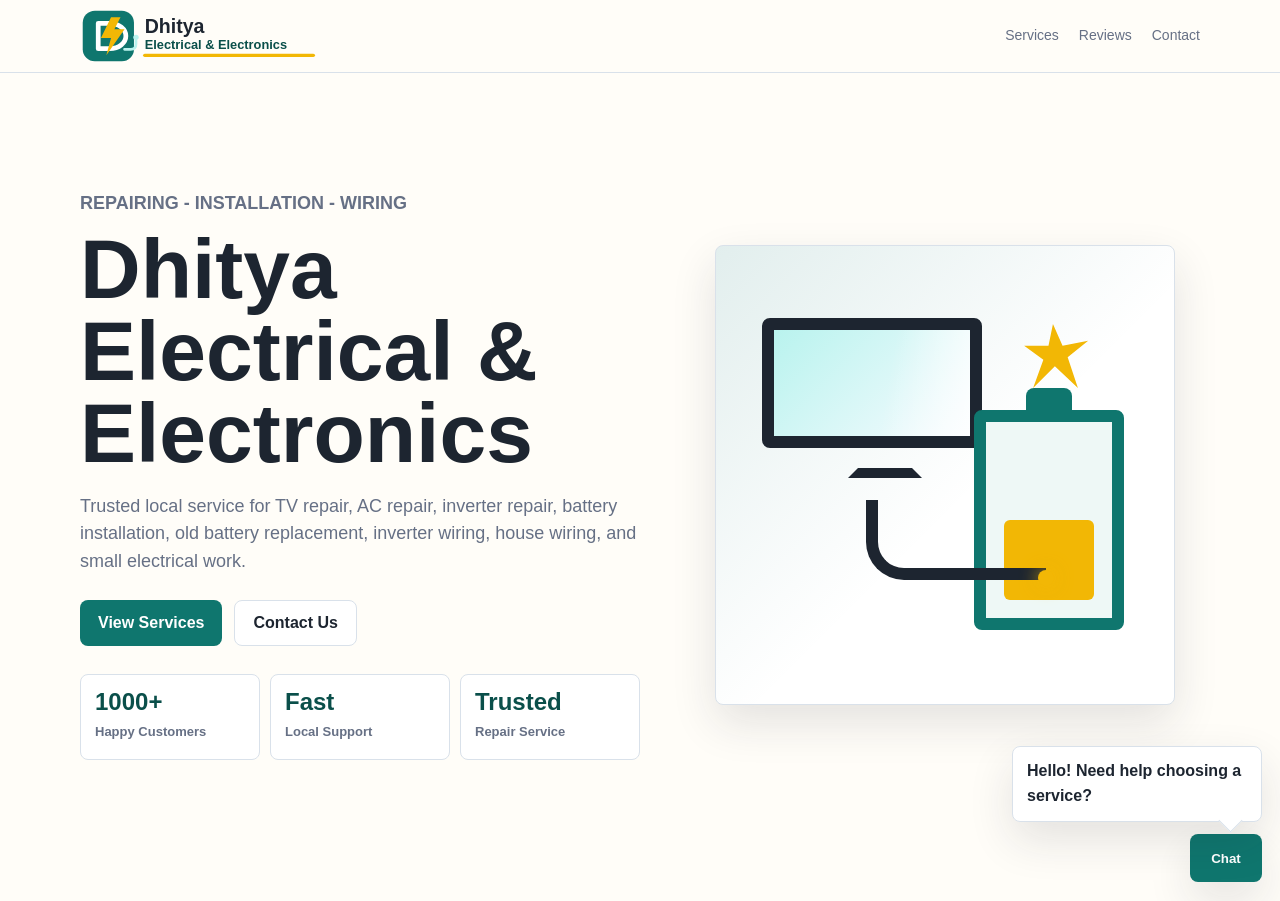
<file: index.html>
<!DOCTYPE html>
<html lang="en">
  <head>
    <meta charset="UTF-8" />
    <meta name="viewport" content="width=device-width, initial-scale=1.0" />
    <title>Dhitya Electrical &amp; Electronics</title>
    <link rel="stylesheet" href="styles.css" />
  </head>
  <body>
    <header class="site-header">
      <nav class="nav">
        <a class="brand" href="index.html" aria-label="Dhitya Electrical &amp; Electronics home">
          <img class="brand-wordmark" src="assets/dhitya-wordmark.svg" alt="Dhitya Electrical &amp; Electronics" />
        </a>
        <div class="nav-links">
          <a href="services.html">Services</a>
          <a href="reviews.html">Reviews</a>
          <a href="contact.html">Contact</a>
        </div>
      </nav>
    </header>

    <main>
      <section class="hero" id="home">
        <div class="hero-copy">
          <p class="eyebrow">Repairing - Installation - Wiring</p>
          <h1>Dhitya Electrical &amp; Electronics</h1>
          <p>
            Trusted local service for TV repair, AC repair, inverter repair,
            battery installation, old battery replacement, inverter wiring,
            house wiring, and small electrical work.
          </p>
          <div class="hero-actions">
            <a class="primary-button" href="services.html">View Services</a>
            <a class="secondary-button" href="contact.html">Contact Us</a>
          </div>
          <div class="hero-stats" aria-label="Dhitya Electrical &amp; Electronics service highlights">
            <div>
              <strong>1000+</strong>
              <span>Happy Customers</span>
            </div>
            <div>
              <strong>Fast</strong>
              <span>Local Support</span>
            </div>
            <div>
              <strong>Trusted</strong>
              <span>Repair Service</span>
            </div>
          </div>
        </div>
        <div class="hero-visual" aria-hidden="true">
          <div class="tool-board">
            <div class="screen-icon"></div>
            <div class="battery-icon">
              <span></span>
            </div>
            <div class="wire-line"></div>
            <div class="spark-dot"></div>
          </div>
        </div>
      </section>
    </main>

    <aside class="chat-widget" aria-label="Chat with Dhitya Electrical &amp; Electronics bot">
      <button class="chat-greeting" id="chatGreeting" type="button">
        Hello! Need help choosing a service?
      </button>
      <button class="chat-toggle" id="chatToggle" type="button">Chat</button>
      <section class="chat-panel" id="chatPanel" hidden>
        <header>
          <strong>Dhitya Bot</strong>
          <button id="chatClose" type="button" aria-label="Close chat">x</button>
        </header>
        <div class="chat-messages" id="chatMessages"></div>
        <form class="chat-input" id="chatForm">
          <input id="chatText" type="text" placeholder="Type your question..." autocomplete="off" />
          <button type="submit">Send</button>
        </form>
      </section>
    </aside>

    <script src="script.js"></script>
  </body>
</html>
</file>
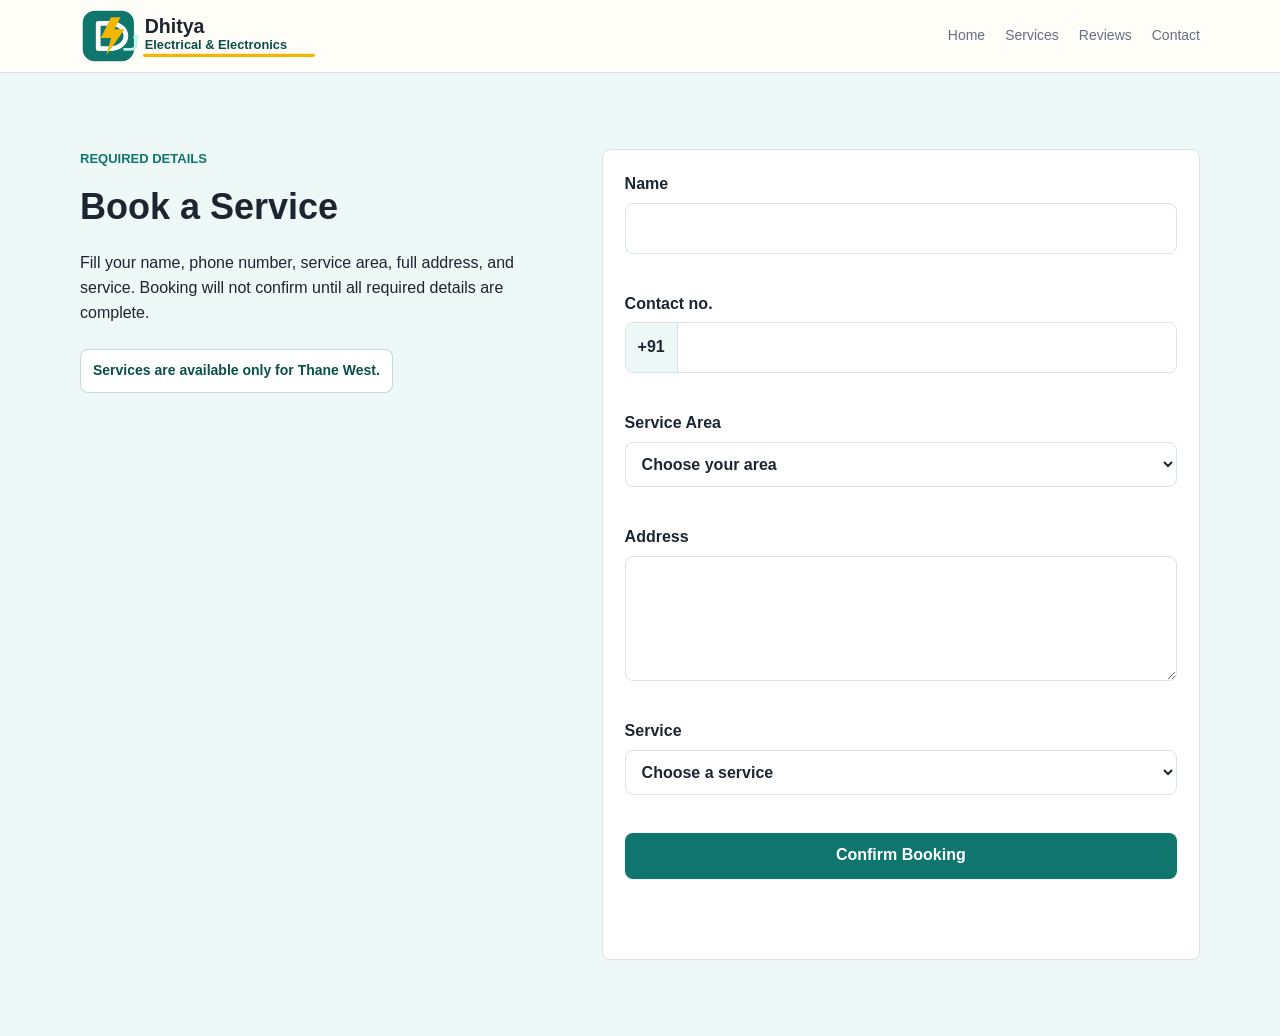
<file: booking.html>
<!DOCTYPE html>
<html lang="en">
  <head>
    <meta charset="UTF-8" />
    <meta name="viewport" content="width=device-width, initial-scale=1.0" />
    <title>Book Now - Dhitya Electrical &amp; Electronics</title>
    <link rel="stylesheet" href="styles.css" />
  </head>
  <body>
    <header class="site-header">
      <nav class="nav">
        <a class="brand" href="index.html" aria-label="Dhitya Electrical &amp; Electronics home">
          <img class="brand-wordmark" src="assets/dhitya-wordmark.svg" alt="Dhitya Electrical &amp; Electronics" />
        </a>
        <div class="nav-links">
          <a href="index.html">Home</a>
          <a href="services.html">Services</a>
          <a href="reviews.html">Reviews</a>
          <a href="contact.html">Contact</a>
        </div>
      </nav>
    </header>

    <main>
      <section class="section booking-band" id="booking">
        <div class="booking-layout">
          <div>
            <p class="eyebrow">Required Details</p>
            <h2>Book a Service</h2>
            <p>
              Fill your name, phone number, service area, full address, and
              service. Booking will not confirm until all required details are
              complete.
            </p>
            <p class="area-note">Services are available only for Thane West.</p>
          </div>

          <form class="booking-form" id="bookingForm" novalidate>
            <label>
              Name
              <input id="customerName" name="customerName" type="text" autocomplete="name" required />
              <span class="error-message"></span>
            </label>

            <label>
              Contact no.
              <span class="phone-input">
                <span class="phone-prefix">+91</span>
                <input
                  id="customerPhone"
                  name="customerPhone"
                  type="tel"
                  inputmode="numeric"
                  autocomplete="tel"
                  maxlength="10"
                  required
                />
              </span>
              <span class="error-message"></span>
            </label>

            <label>
              Service Area
              <select id="serviceArea" name="serviceArea" required>
                <option value="">Choose your area</option>
                <option value="Thane West">Thane West</option>
                <option value="Outside Thane West">Outside Thane West</option>
              </select>
              <span class="error-message"></span>
            </label>

            <label>
              Address
              <textarea id="customerAddress" name="customerAddress" rows="4" required></textarea>
              <span class="error-message"></span>
            </label>

            <label>
              Service
              <select id="serviceType" name="serviceType" required>
                <option value="">Choose a service</option>
                <option>TV Repairing</option>
                <option>AC Repairing</option>
                <option>Inverter Repairing</option>
                <option>New Inverter/Battery Installation</option>
                <option>Old Battery Replacement</option>
                <option>Inverter Wiring</option>
                <option>Small Electrical Work</option>
              </select>
              <span class="error-message"></span>
            </label>

            <button class="primary-button" type="submit">Confirm Booking</button>
            <p class="form-note" id="bookingStatus" role="status"></p>
            <div class="booking-loading" id="bookingLoading" hidden>
              <div class="booking-spinner" aria-hidden="true"></div>
              <p>Please wait. We are preparing your WhatsApp booking message.</p>
              <small>Do not refresh this page.</small>
            </div>
          </form>
        </div>
      </section>
    </main>

    <script src="script.js"></script>
  </body>
</html>
</file>
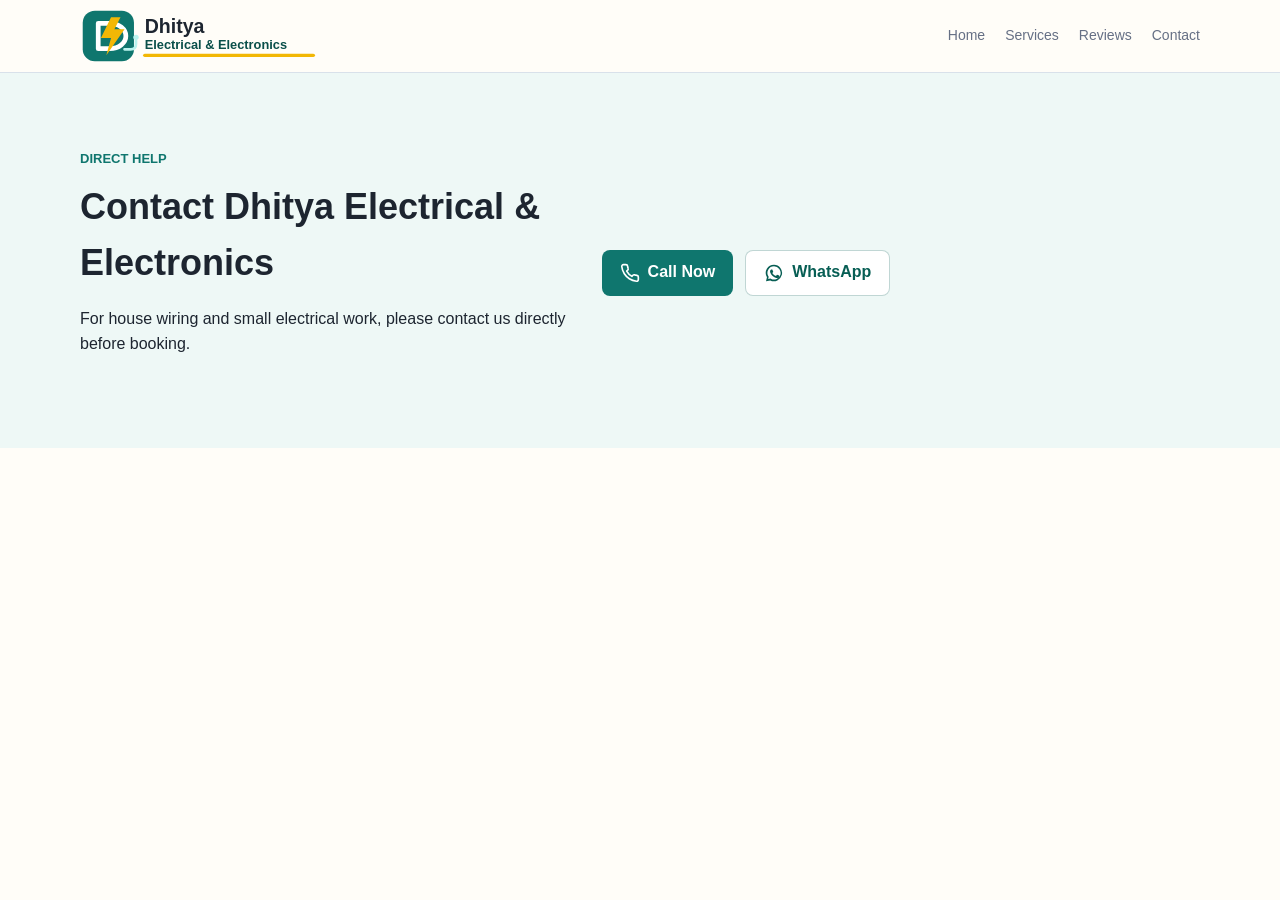
<file: contact.html>
<!DOCTYPE html>
<html lang="en">
  <head>
    <meta charset="UTF-8" />
    <meta name="viewport" content="width=device-width, initial-scale=1.0" />
    <title>Contact - Dhitya Electrical &amp; Electronics</title>
    <link rel="stylesheet" href="styles.css" />
  </head>
  <body>
    <header class="site-header">
      <nav class="nav">
        <a class="brand" href="index.html" aria-label="Dhitya Electrical &amp; Electronics home">
          <img class="brand-wordmark" src="assets/dhitya-wordmark.svg" alt="Dhitya Electrical &amp; Electronics" />
        </a>
        <div class="nav-links">
          <a href="index.html">Home</a>
          <a href="services.html">Services</a>
          <a href="reviews.html">Reviews</a>
          <a href="contact.html">Contact</a>
        </div>
      </nav>
    </header>

    <main>
      <section class="section contact-band" id="contact">
        <div>
          <p class="eyebrow">Direct Help</p>
          <h2>Contact Dhitya Electrical &amp; Electronics</h2>
          <p>For house wiring and small electrical work, please contact us directly before booking.</p>
        </div>
        <div class="contact-actions">
          <a class="primary-button icon-button" id="callLink" href="tel:+910000000000">
            <svg aria-hidden="true" viewBox="0 0 24 24">
              <path d="M22 16.92v3a2 2 0 0 1-2.18 2 19.79 19.79 0 0 1-8.63-3.07 19.5 19.5 0 0 1-6-6A19.79 19.79 0 0 1 2.12 4.18 2 2 0 0 1 4.11 2h3a2 2 0 0 1 2 1.72c.12.91.33 1.8.62 2.65a2 2 0 0 1-.45 2.11L8 9.76a16 16 0 0 0 6.24 6.24l1.27-1.27a2 2 0 0 1 2.11-.45c.85.29 1.74.5 2.65.62A2 2 0 0 1 22 16.92z"></path>
            </svg>
            Call Now
          </a>
          <a class="secondary-button icon-button whatsapp-button" id="whatsappLink" href="https://wa.me/910000000000" target="_blank" rel="noreferrer">
            <svg aria-hidden="true" viewBox="0 0 24 24">
              <path d="M12.04 2a9.9 9.9 0 0 0-8.5 15.02L2.42 22l5.1-1.08A9.94 9.94 0 1 0 12.04 2zm0 2a7.94 7.94 0 1 1-3.91 14.85l-.34-.19-2.77.59.6-2.66-.22-.36A7.93 7.93 0 0 1 12.04 4zm-3.1 3.72c-.18 0-.47.07-.72.34-.25.28-.95.93-.95 2.27s.98 2.64 1.11 2.82c.14.18 1.89 3.02 4.67 4.11 2.31.91 2.79.73 3.29.68.5-.04 1.62-.66 1.85-1.3.23-.64.23-1.18.16-1.3-.07-.11-.25-.18-.52-.32-.27-.14-1.62-.8-1.87-.89-.25-.09-.43-.14-.61.14-.18.27-.7.89-.86 1.07-.16.18-.32.2-.59.07-.27-.14-1.15-.42-2.19-1.35-.81-.72-1.36-1.61-1.52-1.88-.16-.27-.02-.42.12-.55.13-.13.27-.32.41-.48.14-.16.18-.27.27-.45.09-.18.05-.34-.02-.48-.07-.14-.61-1.48-.84-2.02-.22-.53-.45-.46-.61-.47h-.54z"></path>
            </svg>
            WhatsApp
          </a>
        </div>
      </section>
    </main>

    <script src="script.js"></script>
  </body>
</html>
</file>
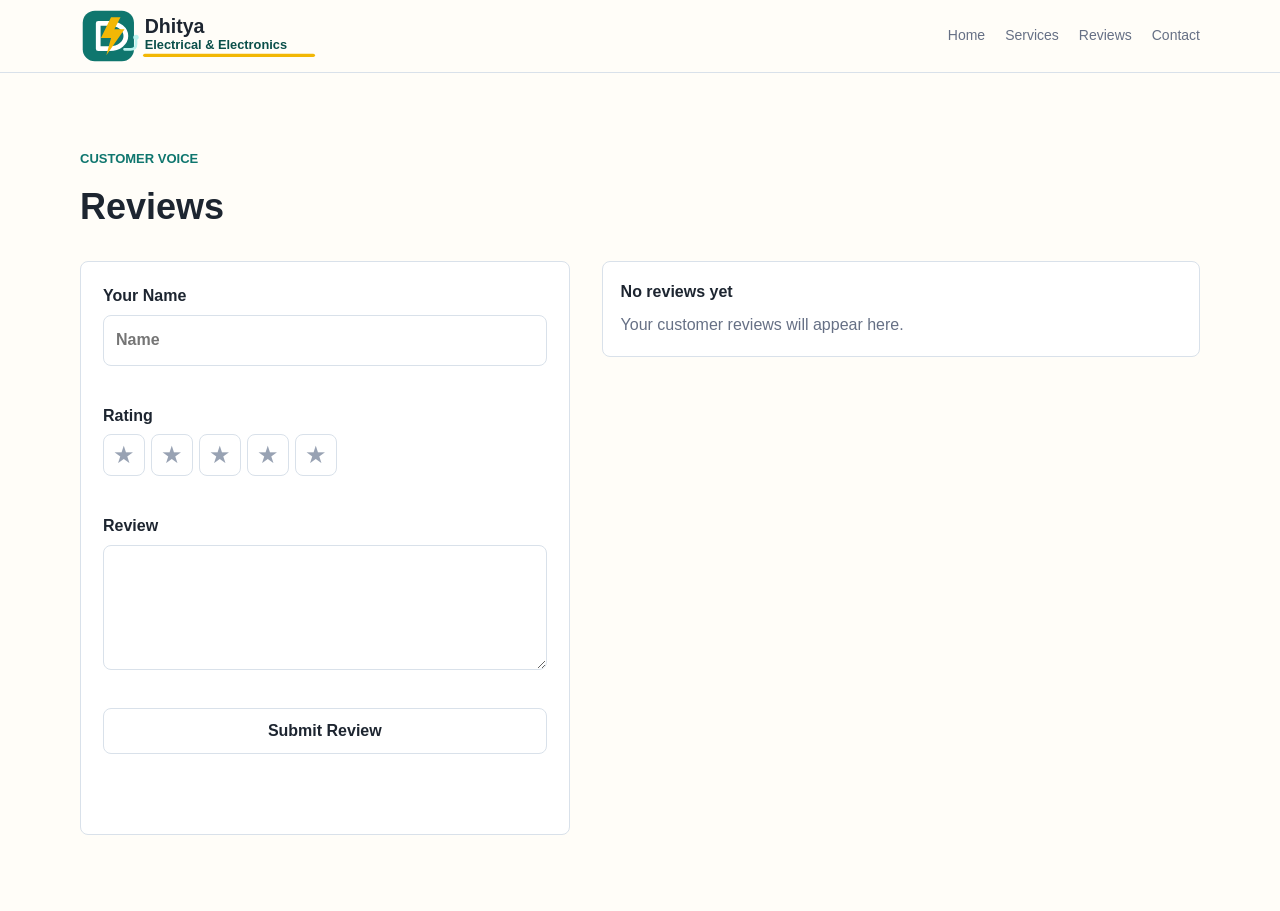
<file: reviews.html>
<!DOCTYPE html>
<html lang="en">
  <head>
    <meta charset="UTF-8" />
    <meta name="viewport" content="width=device-width, initial-scale=1.0" />
    <title>Reviews - Dhitya Electrical &amp; Electronics</title>
    <link rel="stylesheet" href="styles.css" />
  </head>
  <body>
    <header class="site-header">
      <nav class="nav">
        <a class="brand" href="index.html" aria-label="Dhitya Electrical &amp; Electronics home">
          <img class="brand-wordmark" src="assets/dhitya-wordmark.svg" alt="Dhitya Electrical &amp; Electronics" />
        </a>
        <div class="nav-links">
          <a href="index.html">Home</a>
          <a href="services.html">Services</a>
          <a href="reviews.html">Reviews</a>
          <a href="contact.html">Contact</a>
        </div>
      </nav>
    </header>

    <main>
      <section class="section" id="reviews">
        <div class="section-heading">
          <p class="eyebrow">Customer Voice</p>
          <h2>Reviews</h2>
        </div>
        <div class="review-layout">
          <form class="review-form" id="reviewForm" novalidate>
            <label>
              Your Name
              <input id="reviewName" type="text" placeholder="Name" required />
              <span class="error-message"></span>
            </label>
            <fieldset class="star-rating-field">
              Rating
              <div class="star-rating" id="starRating" role="radiogroup" aria-label="Choose rating">
                <button type="button" data-rating="1" aria-label="1 star">&#9733;</button>
                <button type="button" data-rating="2" aria-label="2 stars">&#9733;</button>
                <button type="button" data-rating="3" aria-label="3 stars">&#9733;</button>
                <button type="button" data-rating="4" aria-label="4 stars">&#9733;</button>
                <button type="button" data-rating="5" aria-label="5 stars">&#9733;</button>
              </div>
              <input id="reviewRating" type="hidden" required />
              <span class="error-message"></span>
            </fieldset>
            <label>
              Review
              <textarea id="reviewText" rows="4" required></textarea>
              <span class="error-message"></span>
            </label>
            <button class="secondary-button" type="submit">Submit Review</button>
            <p class="form-note" id="reviewStatus" role="status"></p>
          </form>
          <div class="review-list" id="reviewList"></div>
        </div>
      </section>
    </main>

    <script src="script.js"></script>
  </body>
</html>
</file>
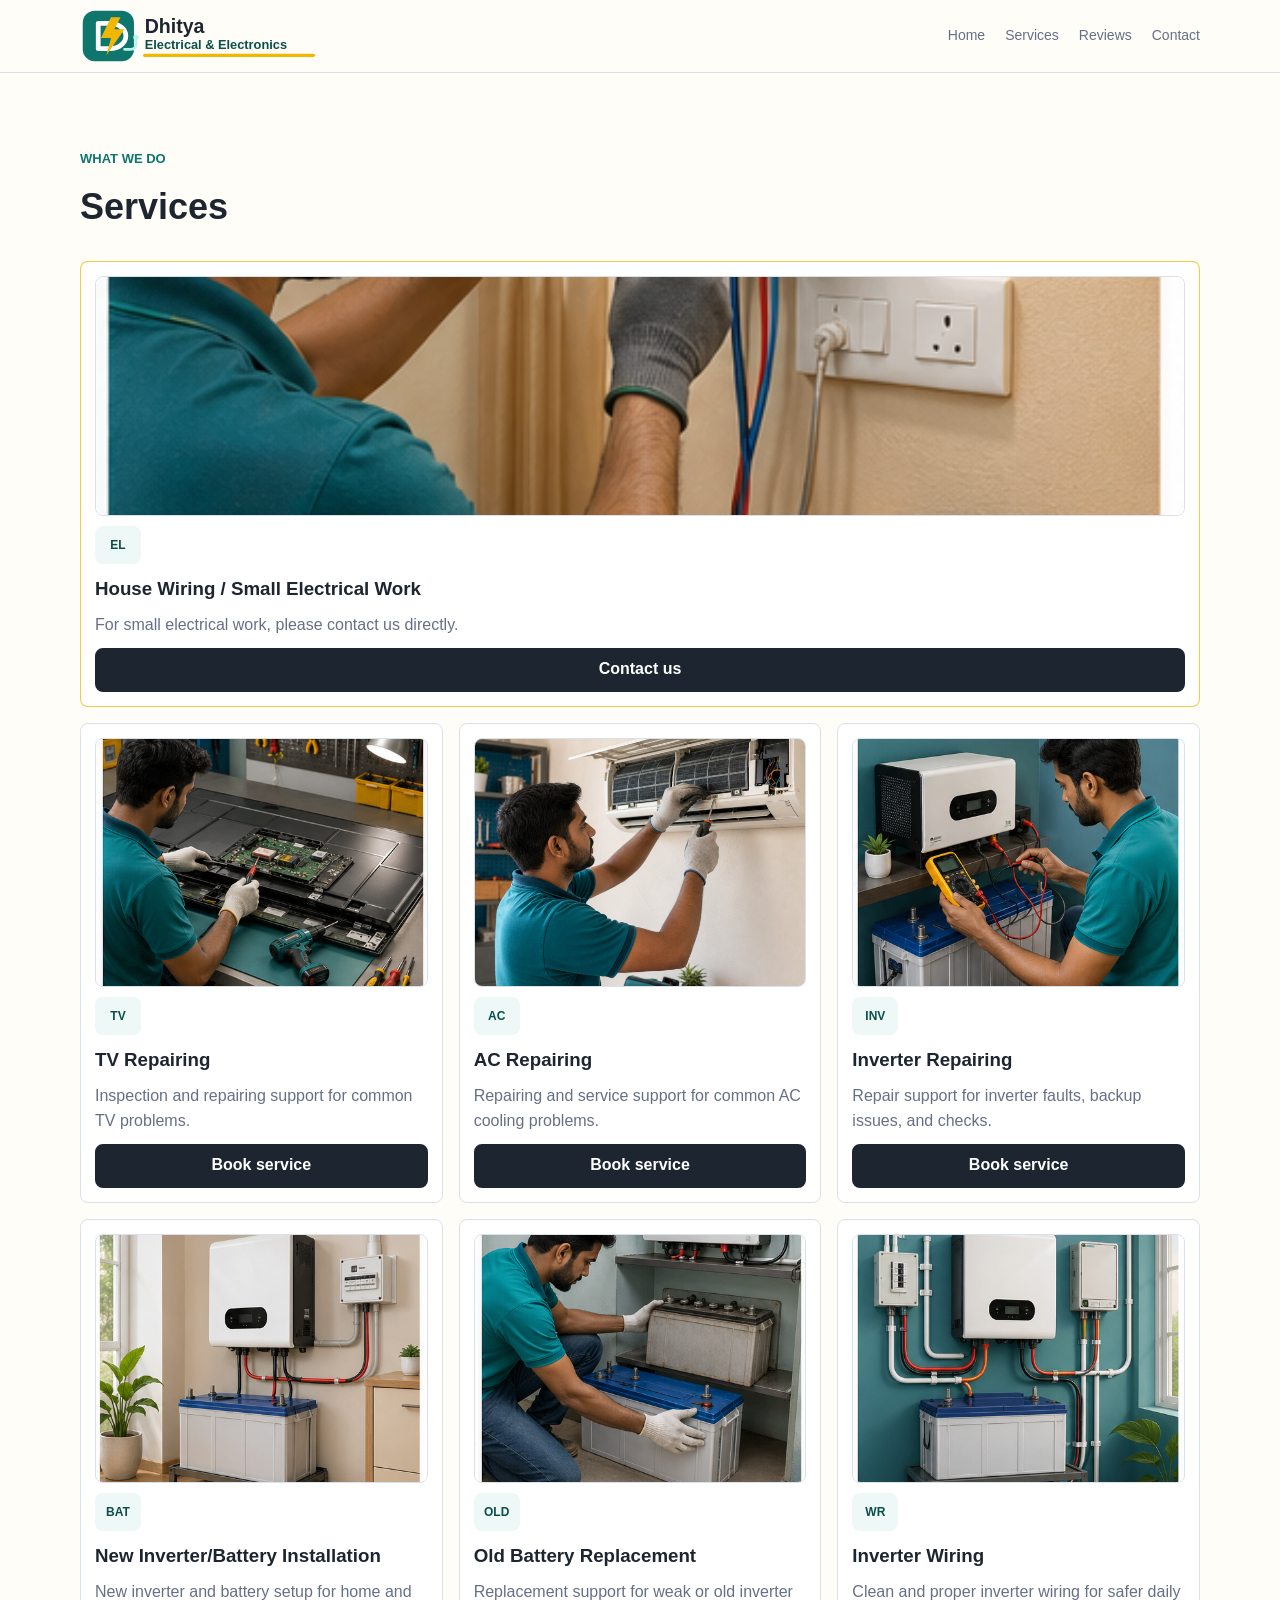
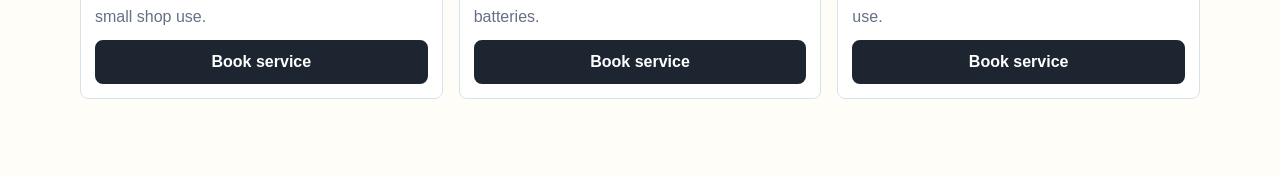
<file: services.html>
<!DOCTYPE html>
<html lang="en">
  <head>
    <meta charset="UTF-8" />
    <meta name="viewport" content="width=device-width, initial-scale=1.0" />
    <title>Services - Dhitya Electrical &amp; Electronics</title>
    <link rel="stylesheet" href="styles.css" />
  </head>
  <body>
    <header class="site-header">
      <nav class="nav">
        <a class="brand" href="index.html" aria-label="Dhitya Electrical &amp; Electronics home">
          <img class="brand-wordmark" src="assets/dhitya-wordmark.svg" alt="Dhitya Electrical &amp; Electronics" />
        </a>
        <div class="nav-links">
          <a href="index.html">Home</a>
          <a href="services.html">Services</a>
          <a href="reviews.html">Reviews</a>
          <a href="contact.html">Contact</a>
        </div>
      </nav>
    </header>

    <main>
      <section class="section" id="services">
        <div class="section-heading">
          <p class="eyebrow">What We Do</p>
          <h2>Services</h2>
        </div>
        <div class="service-grid">
          <article class="service-card small-work" data-service="Small Electrical Work">
            <img class="service-photo" src="assets/electrical-work.png" alt="Small electrical work service" />
            <span class="service-icon">EL</span>
            <h3>House Wiring / Small Electrical Work</h3>
            <p>For small electrical work, please contact us directly.</p>
            <a href="contact.html">Contact us</a>
          </article>
          <article class="service-card" data-service="TV Repairing">
            <img class="service-photo" src="assets/tv-repair.png" alt="TV repairing service" />
            <span class="service-icon">TV</span>
            <h3>TV Repairing</h3>
            <p>Inspection and repairing support for common TV problems.</p>
            <a href="booking.html?service=TV%20Repairing">Book service</a>
          </article>
          <article class="service-card" data-service="AC Repairing">
            <img class="service-photo" src="assets/ac-repair.png" alt="AC repairing service" />
            <span class="service-icon">AC</span>
            <h3>AC Repairing</h3>
            <p>Repairing and service support for common AC cooling problems.</p>
            <a href="booking.html?service=AC%20Repairing">Book service</a>
          </article>
          <article class="service-card" data-service="Inverter Repairing">
            <img class="service-photo" src="assets/inverter-repair.png" alt="Inverter repairing service" />
            <span class="service-icon">INV</span>
            <h3>Inverter Repairing</h3>
            <p>Repair support for inverter faults, backup issues, and checks.</p>
            <a href="booking.html?service=Inverter%20Repairing">Book service</a>
          </article>
          <article class="service-card" data-service="New Inverter/Battery Installation">
            <img class="service-photo" src="assets/battery-installation.png" alt="New inverter and battery installation" />
            <span class="service-icon">BAT</span>
            <h3>New Inverter/Battery Installation</h3>
            <p>New inverter and battery setup for home and small shop use.</p>
            <a href="booking.html?service=New%20Inverter%2FBattery%20Installation">Book service</a>
          </article>
          <article class="service-card" data-service="Old Battery Replacement">
            <img class="service-photo" src="assets/battery-replacement.png" alt="Old battery replacement service" />
            <span class="service-icon">OLD</span>
            <h3>Old Battery Replacement</h3>
            <p>Replacement support for weak or old inverter batteries.</p>
            <a href="booking.html?service=Old%20Battery%20Replacement">Book service</a>
          </article>
          <article class="service-card" data-service="Inverter Wiring">
            <img class="service-photo" src="assets/inverter-wiring.png" alt="Inverter wiring service" />
            <span class="service-icon">WR</span>
            <h3>Inverter Wiring</h3>
            <p>Clean and proper inverter wiring for safer daily use.</p>
            <a href="booking.html?service=Inverter%20Wiring">Book service</a>
          </article>
        </div>
      </section>
    </main>

    <script src="script.js"></script>
  </body>
</html>
</file>
<file: styles.css>
:root {
  --ink: #1d2530;
  --muted: #667085;
  --paper: #fffdf8;
  --line: #d9e1ea;
  --brand: #0f766e;
  --brand-dark: #0a4f4a;
  --accent: #f2b705;
  --soft: #eef8f6;
  --danger: #b42318;
  --shadow: 0 18px 45px rgba(29, 37, 48, 0.12);
}

* {
  box-sizing: border-box;
}

html {
  scroll-behavior: smooth;
}

body {
  margin: 0;
  font-family: Arial, Helvetica, sans-serif;
  color: var(--ink);
  background: var(--paper);
  line-height: 1.55;
}

a {
  color: inherit;
}

.site-header {
  position: sticky;
  top: 0;
  z-index: 20;
  background: rgba(255, 253, 248, 0.94);
  border-bottom: 1px solid var(--line);
  backdrop-filter: blur(12px);
}

.nav {
  width: min(1120px, calc(100% - 32px));
  margin: 0 auto;
  min-height: 72px;
  display: flex;
  align-items: center;
  justify-content: space-between;
  gap: 20px;
}

.brand {
  display: inline-flex;
  align-items: center;
  gap: 0;
  font-weight: 800;
  text-decoration: none;
}

.brand-wordmark {
  width: min(290px, 58vw);
  height: auto;
  display: block;
}

.nav-links {
  display: flex;
  align-items: center;
  gap: 20px;
  font-size: 14px;
  color: var(--muted);
}

.nav-links a {
  text-decoration: none;
}

.hero {
  width: min(1120px, calc(100% - 32px));
  min-height: calc(100vh - 72px);
  margin: 0 auto;
  display: grid;
  grid-template-columns: 1fr 0.9fr;
  align-items: center;
  gap: 44px;
  padding: 48px 0 72px;
}

.hero h1 {
  margin: 0;
  font-size: clamp(42px, 7vw, 84px);
  line-height: 0.98;
  letter-spacing: 0;
}

.hero p {
  max-width: 650px;
  color: var(--muted);
  font-size: 18px;
}

.eyebrow {
  margin: 0 0 10px;
  color: var(--brand);
  font-size: 13px;
  font-weight: 800;
  text-transform: uppercase;
}

.hero-actions,
.contact-actions {
  display: flex;
  flex-wrap: wrap;
  gap: 12px;
  margin-top: 24px;
}

.primary-button,
.secondary-button {
  min-height: 46px;
  display: inline-flex;
  align-items: center;
  justify-content: center;
  border: 0;
  border-radius: 8px;
  padding: 0 18px;
  font: inherit;
  font-weight: 800;
  text-decoration: none;
  cursor: pointer;
}

.primary-button {
  color: white;
  background: var(--brand);
}

.primary-button:hover {
  background: var(--brand-dark);
}

.primary-button:disabled {
  cursor: not-allowed;
  opacity: 0.5;
  background: #98a2b3;
}

.secondary-button {
  color: var(--ink);
  background: white;
  border: 1px solid var(--line);
}

.area-note {
  display: inline-flex;
  margin-top: 8px;
  padding: 10px 12px;
  color: var(--brand-dark);
  background: white;
  border: 1px solid rgba(15, 118, 110, 0.25);
  border-radius: 8px;
  font-size: 14px;
  font-weight: 800;
}

.hero-stats {
  display: grid;
  grid-template-columns: repeat(3, minmax(0, 1fr));
  gap: 10px;
  width: min(100%, 560px);
  margin-top: 28px;
}

.hero-stats div {
  min-height: 86px;
  padding: 14px;
  background: white;
  border: 1px solid var(--line);
  border-radius: 8px;
}

.hero-stats strong,
.hero-stats span {
  display: block;
}

.hero-stats strong {
  color: var(--brand-dark);
  font-size: 24px;
  line-height: 1.1;
}

.hero-stats span {
  margin-top: 6px;
  color: var(--muted);
  font-size: 13px;
  font-weight: 700;
}

.icon-button {
  gap: 8px;
}

.icon-button svg {
  width: 20px;
  height: 20px;
  fill: none;
  stroke: currentColor;
  stroke-width: 2;
  stroke-linecap: round;
  stroke-linejoin: round;
  flex: 0 0 auto;
}

.whatsapp-button {
  color: #075e54;
  border-color: rgba(7, 94, 84, 0.25);
}

.whatsapp-button svg {
  fill: currentColor;
  stroke: none;
}

.hero-visual {
  min-height: 480px;
  display: grid;
  place-items: center;
}

.tool-board {
  position: relative;
  width: min(100%, 460px);
  aspect-ratio: 1;
  background:
    linear-gradient(135deg, rgba(15, 118, 110, 0.12), transparent 55%),
    #ffffff;
  border: 1px solid var(--line);
  border-radius: 8px;
  box-shadow: var(--shadow);
  overflow: hidden;
}

.screen-icon,
.battery-icon,
.wire-line,
.spark-dot {
  position: absolute;
}

.screen-icon {
  left: 46px;
  top: 72px;
  width: 220px;
  height: 130px;
  border: 12px solid var(--ink);
  border-radius: 8px;
  background: linear-gradient(135deg, #b9f3ee, #f7fbff);
  animation: screenGlow 3s ease-in-out infinite;
}

.screen-icon::before {
  content: "";
  position: absolute;
  inset: 0;
  background: linear-gradient(100deg, transparent 30%, rgba(255, 255, 255, 0.85), transparent 70%);
  background-size: 240% 100%;
  background-position: 180% 0;
  border-radius: 2px;
  animation: screenSweep 3.2s ease-in-out infinite;
}

.screen-icon::after {
  content: "";
  position: absolute;
  left: 74px;
  bottom: -42px;
  width: 54px;
  height: 30px;
  border-bottom: 10px solid var(--ink);
  border-left: 10px solid transparent;
  border-right: 10px solid transparent;
}

.battery-icon {
  right: 50px;
  bottom: 74px;
  width: 150px;
  height: 220px;
  border: 12px solid var(--brand);
  border-radius: 8px;
  background: var(--soft);
  animation: batteryPulse 2.8s ease-in-out infinite;
}

.battery-icon::before {
  content: "";
  position: absolute;
  top: -34px;
  left: 40px;
  width: 46px;
  height: 24px;
  background: var(--brand);
  border-radius: 8px 8px 0 0;
}

.battery-icon span {
  position: absolute;
  inset: auto 18px 18px;
  height: 80px;
  background: var(--accent);
  border-radius: 6px;
  transform-origin: bottom;
  animation: batteryCharge 3s ease-in-out infinite;
}

.wire-line {
  left: 150px;
  bottom: 124px;
  width: 180px;
  height: 80px;
  border-bottom: 12px solid var(--ink);
  border-left: 12px solid var(--ink);
  border-radius: 0 0 0 38px;
}

.wire-line::after {
  content: "";
  position: absolute;
  right: -8px;
  bottom: -18px;
  width: 16px;
  height: 16px;
  background: var(--accent);
  border-radius: 50%;
  box-shadow: 0 0 18px rgba(242, 183, 5, 0.95);
  animation: wireEnergy 2.2s linear infinite;
}

.spark-dot {
  right: 86px;
  top: 78px;
  width: 64px;
  height: 64px;
  background: var(--accent);
  clip-path: polygon(45% 0, 60% 34%, 100% 26%, 68% 52%, 84% 100%, 48% 66%, 14% 100%, 30% 56%, 0 34%, 38% 34%);
  animation: sparkTwinkle 1.8s ease-in-out infinite;
}

@keyframes screenGlow {
  0%,
  100% {
    box-shadow: 0 0 0 rgba(15, 118, 110, 0);
  }

  50% {
    box-shadow: 0 0 28px rgba(15, 118, 110, 0.25);
  }
}

@keyframes screenSweep {
  0%,
  35% {
    background-position: 180% 0;
  }

  70%,
  100% {
    background-position: -80% 0;
  }
}

@keyframes batteryPulse {
  0%,
  100% {
    box-shadow: 0 0 0 rgba(15, 118, 110, 0);
  }

  50% {
    box-shadow: 0 0 24px rgba(15, 118, 110, 0.28);
  }
}

@keyframes batteryCharge {
  0%,
  100% {
    transform: scaleY(0.72);
  }

  50% {
    transform: scaleY(1.12);
  }
}

@keyframes wireEnergy {
  0% {
    transform: translate(0, 0) scale(0.65);
    opacity: 0;
  }

  15% {
    opacity: 1;
  }

  55% {
    transform: translate(-150px, 0) scale(1);
    opacity: 1;
  }

  85% {
    transform: translate(-150px, -72px) scale(0.7);
    opacity: 0.35;
  }

  100% {
    transform: translate(-150px, -72px) scale(0.55);
    opacity: 0;
  }
}

@keyframes sparkTwinkle {
  0%,
  100% {
    transform: rotate(0deg) scale(1);
    opacity: 0.9;
  }

  50% {
    transform: rotate(8deg) scale(1.16);
    opacity: 1;
  }
}

@media (prefers-reduced-motion: reduce) {
  .screen-icon,
  .screen-icon::before,
  .battery-icon,
  .battery-icon span,
  .wire-line::after,
  .spark-dot {
    animation: none;
  }
}

.section {
  width: min(1120px, calc(100% - 32px));
  margin: 0 auto;
  padding: 76px 0;
}

.section h2 {
  margin: 0;
  font-size: 36px;
}

.section-heading {
  margin-bottom: 26px;
}

.service-grid {
  display: grid;
  grid-template-columns: repeat(3, 1fr);
  gap: 16px;
}

.service-card {
  min-height: 360px;
  padding: 14px;
  background: white;
  border: 1px solid var(--line);
  border-radius: 8px;
  display: flex;
  flex-direction: column;
  gap: 10px;
}

.service-photo {
  width: 100%;
  aspect-ratio: 4 / 3;
  display: block;
  object-fit: cover;
  border-radius: 8px;
  border: 1px solid var(--line);
  background: var(--soft);
}

.service-card h3,
.service-card p {
  margin: 0;
}

.service-card p {
  color: var(--muted);
}

.service-card a {
  margin-top: auto;
  min-height: 44px;
  display: inline-flex;
  align-items: center;
  justify-content: center;
  color: white;
  background: var(--ink);
  border: 2px solid var(--ink);
  border-radius: 8px;
  padding: 0 14px;
  font-weight: 800;
  text-decoration: none;
}

.service-card a:hover {
  background: var(--brand-dark);
  border-color: var(--brand-dark);
}

.service-icon {
  width: 46px;
  height: 38px;
  display: grid;
  place-items: center;
  border-radius: 8px;
  color: var(--brand-dark);
  background: var(--soft);
  font-size: 12px;
  font-weight: 800;
}

.small-work {
  grid-column: 1 / -1;
  border-color: rgba(242, 183, 5, 0.75);
}

.small-work .service-photo {
  aspect-ratio: 16 / 4;
  max-height: 240px;
}

.booking-band,
.contact-band {
  width: 100%;
  max-width: none;
  padding-left: max(16px, calc((100% - 1120px) / 2));
  padding-right: max(16px, calc((100% - 1120px) / 2));
  background: var(--soft);
}

.booking-layout,
.review-layout,
.contact-band {
  display: grid;
  grid-template-columns: 0.9fr 1.1fr;
  gap: 32px;
  align-items: start;
}

.booking-form,
.review-form {
  display: grid;
  gap: 14px;
  padding: 22px;
  background: white;
  border: 1px solid var(--line);
  border-radius: 8px;
}

.booking-form {
  position: relative;
  overflow: hidden;
}

.booking-form.is-loading > label,
.booking-form.is-loading > button,
.booking-form.is-loading > .form-note {
  filter: blur(2px);
  opacity: 0.55;
  pointer-events: none;
  user-select: none;
}

.booking-loading {
  position: absolute;
  inset: 0;
  z-index: 5;
  display: grid;
  place-items: center;
  align-content: center;
  gap: 12px;
  padding: 24px;
  color: var(--ink);
  text-align: center;
  background: rgba(255, 255, 255, 0.68);
  backdrop-filter: blur(6px);
}

.booking-loading[hidden] {
  display: none;
}

.booking-spinner {
  width: 58px;
  height: 58px;
  border: 6px solid rgba(15, 118, 110, 0.18);
  border-top-color: var(--brand);
  border-radius: 50%;
  animation: spin 0.8s linear infinite;
}

.booking-loading p,
.booking-loading small {
  margin: 0;
  font-weight: 800;
}

.booking-loading small {
  color: var(--muted);
}

@keyframes spin {
  to {
    transform: rotate(360deg);
  }
}

label {
  display: grid;
  gap: 6px;
  color: var(--ink);
  font-weight: 800;
}

.star-rating-field {
  margin: 0;
  padding: 0;
  display: grid;
  gap: 6px;
  border: 0;
  color: var(--ink);
  font-weight: 800;
}

.star-rating {
  display: flex;
  gap: 6px;
}

.star-rating button {
  width: 42px;
  height: 42px;
  border: 1px solid var(--line);
  border-radius: 8px;
  color: #98a2b3;
  background: white;
  font-size: 24px;
  line-height: 1;
  cursor: pointer;
}

.star-rating button.active,
.star-rating button:hover,
.star-rating button:hover ~ button {
  color: #98a2b3;
}

.star-rating button.active {
  color: var(--accent);
  border-color: rgba(242, 183, 5, 0.65);
  background: #fff8df;
}

input,
select,
textarea {
  width: 100%;
  border: 1px solid var(--line);
  border-radius: 8px;
  padding: 12px;
  color: var(--ink);
  font: inherit;
  background: white;
}

.phone-input {
  display: grid;
  grid-template-columns: auto 1fr;
  align-items: center;
  border: 1px solid var(--line);
  border-radius: 8px;
  background: white;
  overflow: hidden;
}

.phone-prefix {
  height: 100%;
  min-height: 48px;
  display: inline-flex;
  align-items: center;
  padding: 0 12px;
  color: var(--ink);
  background: var(--soft);
  border-right: 1px solid var(--line);
  font-weight: 800;
}

.phone-input input {
  border: 0;
  border-radius: 0;
}

.phone-input input:focus {
  outline: none;
}

textarea {
  resize: vertical;
}

.error-message,
.form-note {
  min-height: 18px;
  color: var(--danger);
  font-size: 13px;
  font-weight: 700;
}

.form-note.success {
  color: var(--brand-dark);
}

.review-list {
  display: grid;
  gap: 12px;
}

.review-item {
  padding: 18px;
  background: white;
  border: 1px solid var(--line);
  border-radius: 8px;
}

.review-item strong {
  display: block;
}

.review-item p {
  margin: 8px 0 0;
  color: var(--muted);
}

.contact-band {
  align-items: center;
}

.chat-widget {
  position: fixed;
  right: 18px;
  bottom: 18px;
  z-index: 30;
}

.chat-greeting {
  position: absolute;
  right: 0;
  bottom: 60px;
  width: 250px;
  min-height: 54px;
  padding: 12px 14px;
  color: var(--ink);
  background: white;
  border: 1px solid var(--line);
  border-radius: 8px;
  box-shadow: var(--shadow);
  font: inherit;
  font-weight: 800;
  text-align: left;
  cursor: pointer;
  animation: chatPulse 1.2s ease-in-out 2;
}

.chat-greeting::after {
  content: "";
  position: absolute;
  right: 22px;
  bottom: -8px;
  width: 16px;
  height: 16px;
  background: white;
  border-right: 1px solid var(--line);
  border-bottom: 1px solid var(--line);
  transform: rotate(45deg);
}

@keyframes chatPulse {
  0%,
  100% {
    transform: translateY(0);
  }

  50% {
    transform: translateY(-5px);
  }
}

.chat-toggle {
  width: 72px;
  height: 48px;
  color: white;
  background: var(--brand);
  border: 0;
  border-radius: 8px;
  font-weight: 800;
  cursor: pointer;
  box-shadow: var(--shadow);
}

.chat-panel {
  width: min(360px, calc(100vw - 36px));
  height: 460px;
  margin-bottom: 10px;
  background: white;
  border: 1px solid var(--line);
  border-radius: 8px;
  box-shadow: var(--shadow);
  overflow: hidden;
}

.chat-panel header {
  min-height: 52px;
  display: flex;
  align-items: center;
  justify-content: space-between;
  padding: 0 14px;
  color: white;
  background: var(--brand);
}

.chat-panel header button {
  color: white;
  background: transparent;
  border: 0;
  font-size: 24px;
  cursor: pointer;
}

.chat-messages {
  height: 340px;
  overflow-y: auto;
  padding: 14px;
  display: grid;
  align-content: start;
  gap: 10px;
  background: #f7faf9;
}

.message {
  max-width: 86%;
  padding: 10px 12px;
  border-radius: 8px;
  background: white;
  border: 1px solid var(--line);
}

.message.user {
  justify-self: end;
  color: white;
  background: var(--brand);
  border-color: var(--brand);
}

.chat-input {
  display: grid;
  grid-template-columns: 1fr auto;
  gap: 8px;
  padding: 10px;
  border-top: 1px solid var(--line);
}

.chat-input button {
  border: 0;
  border-radius: 8px;
  padding: 0 14px;
  color: white;
  background: var(--brand);
  font-weight: 800;
  cursor: pointer;
}

@media (max-width: 840px) {
  .nav {
    align-items: flex-start;
    flex-direction: column;
    padding: 14px 0;
  }

  .nav-links {
    width: 100%;
    overflow-x: auto;
    padding-bottom: 4px;
  }

  .hero,
  .booking-layout,
  .review-layout,
  .contact-band {
    grid-template-columns: 1fr;
  }

  .hero {
    min-height: auto;
  }

  .hero-visual {
    min-height: 340px;
  }

  .service-grid {
    grid-template-columns: 1fr;
  }

  .hero-stats {
    grid-template-columns: 1fr;
  }

  .tool-board {
    width: min(100%, 340px);
  }

  .screen-icon {
    left: 30px;
    top: 58px;
    width: 160px;
    height: 98px;
  }

  .battery-icon {
    right: 28px;
    bottom: 48px;
    width: 114px;
    height: 166px;
  }

  .wire-line {
    left: 94px;
    bottom: 88px;
    width: 142px;
  }
}
</file>
